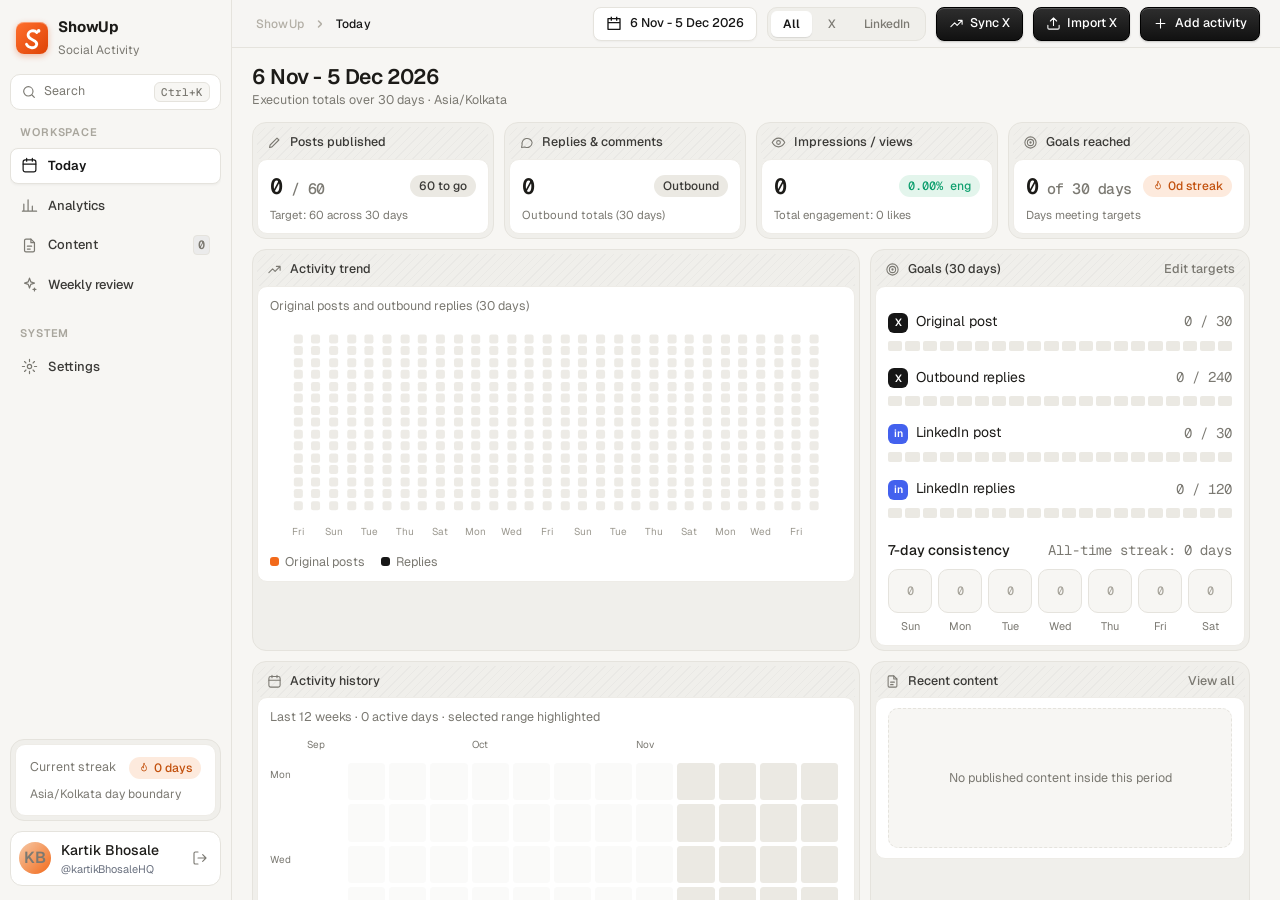
<file: index.html>
<!DOCTYPE html>
<html lang="en">
<head>
<meta charset="UTF-8">
<meta name="viewport" content="width=device-width, initial-scale=1, maximum-scale=1, user-scalable=no">
<title>ShowUp - Social Radar & Consistency Tracker</title>
<link rel="icon" type="image/svg+xml" href="./logo.svg">
<link rel="alternate icon" href="./favicon.ico">
<link rel="preconnect" href="https://fonts.googleapis.com">
<link href="https://fonts.googleapis.com/css2?family=Geist:wght@400;500;600&family=Geist+Mono:wght@400;500&display=swap" rel="stylesheet">
  <script type="module" crossorigin src="./assets/index-B5KZVDgx.js"></script>
  <link rel="stylesheet" crossorigin href="./assets/index-BcIvQkmS.css">
</head>
<body>
<div id="root"></div>
</body>
</html>
</file>
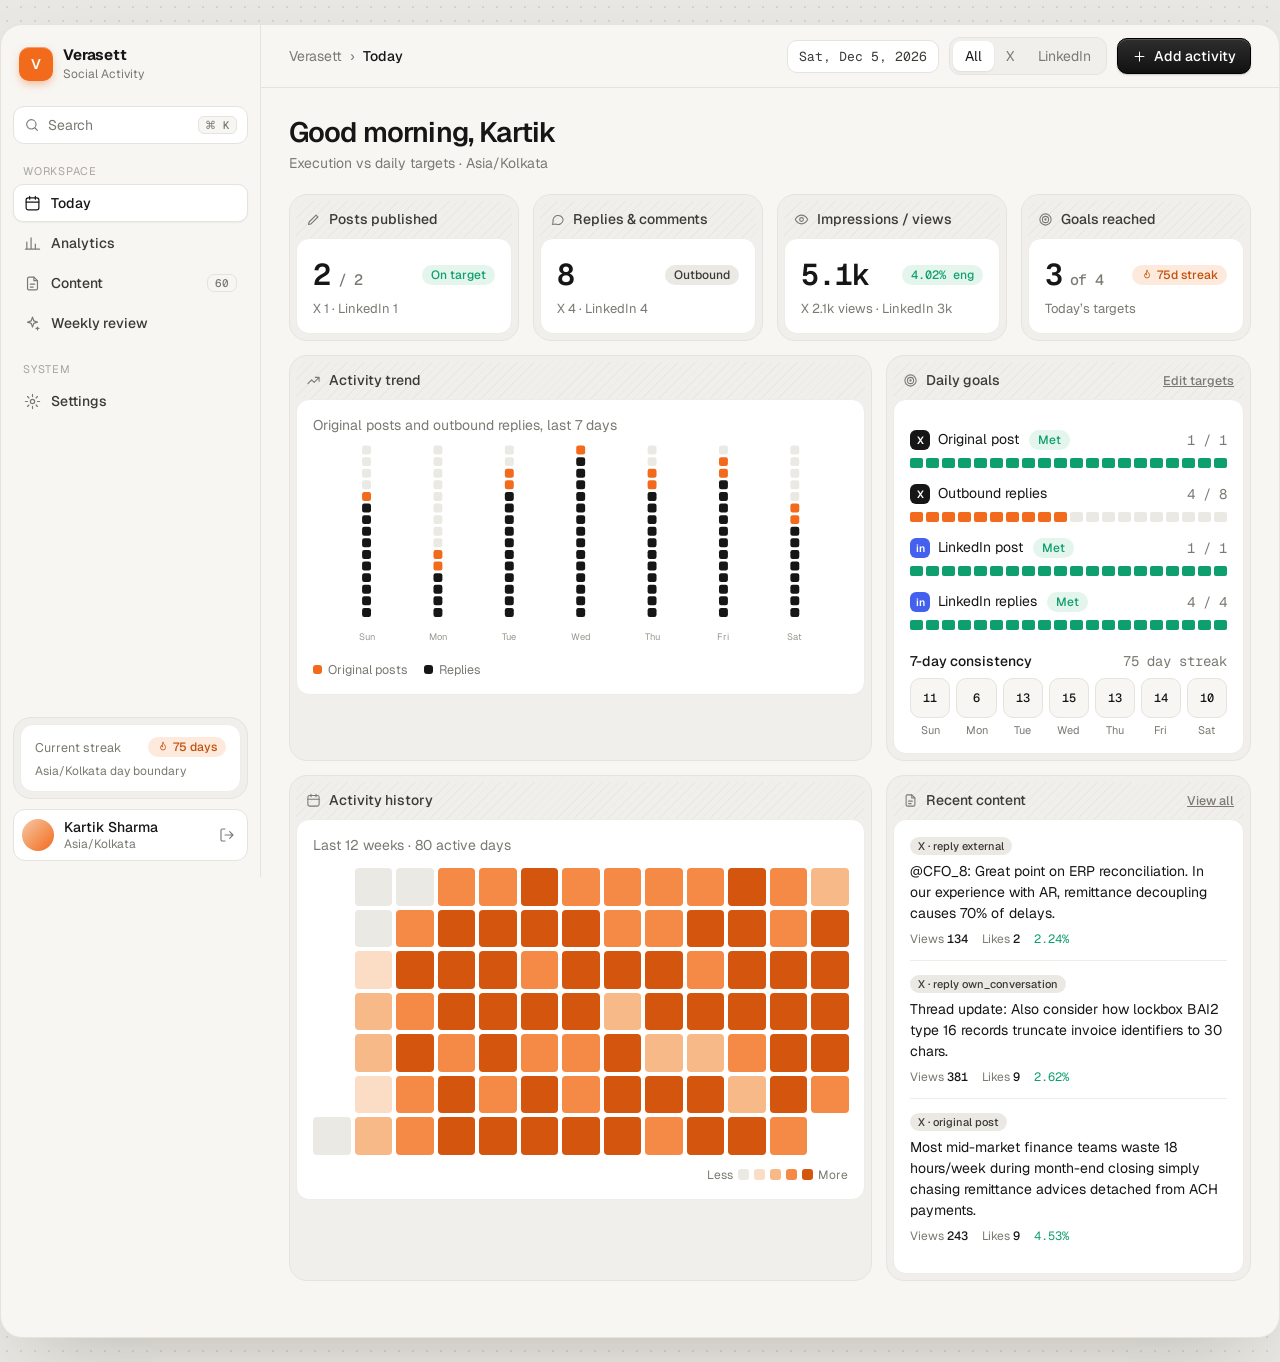
<file: original.html>
<!DOCTYPE html>
<html lang="en">
<head>
<meta charset="UTF-8">
<meta name="viewport" content="width=device-width, initial-scale=1">
<title>Verasett</title>
<link rel="preconnect" href="https://fonts.googleapis.com">
<link href="https://fonts.googleapis.com/css2?family=Geist:wght@400;500;600&family=Geist+Mono:wght@400;500&display=swap" rel="stylesheet">
<style>
:root{
  --page:#e9e8e4;--shell:#f7f6f3;--tray:#f0efeb;--card:#fff;--line:#e5e3dd;--line-2:#eeece7;
  --ink:#161616;--ink-2:#3b3a37;--mute:#7b7972;--faint:#a9a69d;
  --accent:#f26a1b;--blue:#4361ee;
  --good:#0e9f6e;--good-soft:#e3f5ec;--bad:#e5484d;--bad-soft:#fdecec;--warn:#9a6a12;--warn-soft:#fbf1dc;
}
*{box-sizing:border-box;margin:0}
body{font-family:Geist,Inter,system-ui,sans-serif;font-size:14px;color:var(--ink);background:var(--page);
  background-image:radial-gradient(rgba(0,0,0,.09) 1px,transparent 1px);background-size:14px 14px;-webkit-font-smoothing:antialiased}
.mono{font-family:'Geist Mono',ui-monospace,monospace;font-variant-numeric:tabular-nums}
button,input,select,textarea{font:inherit;color:inherit}
.shell{display:grid;grid-template-columns:260px 1fr;max-width:1480px;min-height:calc(100vh - 48px);margin:24px auto;background:var(--shell);
  border:1px solid var(--line);border-radius:22px;box-shadow:0 30px 80px -30px rgba(40,30,10,.25);overflow:hidden}
body.is-login .shell{display:none}

/* sidebar */
aside{padding:16px 12px;border-right:1px solid var(--line);display:flex;flex-direction:column;gap:20px;position:sticky;top:0;height:calc(100vh - 48px)}
.brand{display:flex;align-items:center;gap:10px;padding:4px 6px}
.logo{width:34px;height:34px;border-radius:10px;background:var(--accent);display:grid;place-items:center;color:#fff;font-weight:600;
  box-shadow:inset 0 1px 0 rgba(255,255,255,.35),0 4px 10px -2px rgba(242,106,27,.5)}
.brand b{display:block;font-size:15px;letter-spacing:-.01em}.brand small{color:var(--mute);font-size:12px}
.search{display:flex;align-items:center;gap:8px;padding:9px 10px;border:1px solid var(--line);background:#fff;border-radius:11px;color:var(--mute);cursor:pointer}
kbd{margin-left:auto;font:500 11px 'Geist Mono',monospace;border:1px solid var(--line);border-radius:6px;padding:1px 6px;background:var(--shell)}
.gl{font-size:11px;letter-spacing:.07em;text-transform:uppercase;color:var(--faint);padding:0 10px 6px}
nav{display:flex;flex-direction:column;gap:2px}
nav a{display:flex;align-items:center;gap:10px;padding:9px 10px;border-radius:10px;color:var(--ink-2);text-decoration:none;font-weight:500;border:1px solid transparent}
nav a:hover{background:rgba(0,0,0,.035)}
nav a.on{background:#fff;border-color:var(--line);box-shadow:0 1px 2px rgba(0,0,0,.05);color:var(--ink)}
nav a svg{color:var(--mute)}nav a.on svg{color:var(--ink)}
.cnt{margin-left:auto;font-size:11px;border:1px solid var(--line);border-radius:7px;padding:1px 7px;color:var(--mute);background:var(--shell)}
.me{margin-top:auto;display:flex;flex-direction:column;gap:10px}
.user{display:flex;align-items:center;gap:10px;padding:8px;border:1px solid var(--line);border-radius:12px;background:#fff}
.av{width:32px;height:32px;border-radius:50%;background:linear-gradient(135deg,#f6c9a6,var(--accent));flex:none}
.user small{display:block;color:var(--mute);font-size:12px}
.user button{margin-left:auto;border:0;background:none;color:var(--mute);cursor:pointer;display:grid;padding:4px}

/* top + layout */
main{min-width:0}
.top{display:flex;justify-content:space-between;align-items:center;padding:12px 28px;border-bottom:1px solid var(--line);gap:12px;flex-wrap:wrap}
.crumb{color:var(--mute)}.crumb b{color:var(--ink);font-weight:500}
.tools{display:flex;gap:10px;align-items:center}
.wrap{padding:26px 28px 56px}
.head{display:flex;justify-content:space-between;align-items:flex-end;gap:16px;flex-wrap:wrap;margin-bottom:22px}
h1{font-size:28px;font-weight:600;letter-spacing:-.03em}
.sub{color:var(--mute);margin-top:4px}
.g{display:grid;gap:14px}.mb{margin-bottom:14px}
.k4{grid-template-columns:repeat(4,1fr)}.g2{grid-template-columns:1.6fr 1fr}.k3{grid-template-columns:repeat(3,1fr)}
.cm{grid-template-columns:1fr 380px;align-items:start}

/* components */
.btn{display:inline-flex;align-items:center;gap:7px;border:1px solid #000;border-radius:10px;padding:8px 14px;font-weight:500;cursor:pointer;color:#fff;
  background:linear-gradient(#2e2e2e,#111);box-shadow:inset 0 1px 0 rgba(255,255,255,.18),0 1px 2px rgba(0,0,0,.2);transition:.15s}
.btn:hover{filter:brightness(1.15)}
.btn.ghost{background:#fff;color:var(--ink);border-color:var(--line);box-shadow:0 1px 2px rgba(0,0,0,.04)}
.seg{display:inline-flex;background:var(--tray);border:1px solid var(--line);border-radius:11px;padding:3px}
.seg button{border:0;background:none;padding:6px 12px;border-radius:8px;color:var(--mute);cursor:pointer}
.seg button.on{background:#fff;color:var(--ink);box-shadow:0 1px 2px rgba(0,0,0,.08)}
.chip{border:1px solid var(--line);background:#fff;border-radius:10px;padding:7px 11px;color:var(--ink-2);font-size:13px}
.pill{display:inline-flex;align-items:center;gap:4px;font-size:12px;font-weight:500;padding:2px 9px;border-radius:99px;white-space:nowrap}
.up{background:var(--good-soft);color:var(--good)}.dn{background:var(--bad-soft);color:var(--bad)}
.nu{background:#ebe9e3;color:var(--ink-2)}.or{background:#fdeadd;color:#c2500c}.wn{background:var(--warn-soft);color:var(--warn)}

.tray{background:var(--tray);border:1px solid var(--line);border-radius:18px;padding:6px;min-width:0}
.th{display:flex;align-items:center;justify-content:space-between;padding:9px 10px 10px;font-weight:500;color:var(--ink-2);
  background-image:repeating-linear-gradient(135deg,rgba(0,0,0,.028) 0 1px,transparent 1px 6px);border-radius:12px 12px 0 0}
.ti{display:flex;align-items:center;gap:8px}.ti svg{color:var(--mute)}
.tb{background:var(--card);border:1px solid var(--line-2);border-radius:13px;padding:16px}
.kv{display:flex;align-items:center;justify-content:space-between;gap:8px}
.num{font-size:30px;font-weight:600;letter-spacing:-.03em}.num small{font-size:15px;color:var(--mute);font-weight:500}
.ks{color:var(--mute);margin-top:6px;font-size:13px}
.muted{color:var(--mute)}.legend{display:flex;gap:16px;color:var(--mute);font-size:12.5px;margin-top:10px}
.legend i{display:inline-block;width:9px;height:9px;border-radius:3px;margin-right:6px}

.segbar{display:grid;grid-auto-flow:column;grid-auto-columns:1fr;gap:3px;height:10px;margin-top:8px}
.segbar i{border-radius:2px;background:#ebe9e3}
.gr{margin-top:16px}.gr:first-of-type{margin-top:14px}
.gr .r{display:flex;justify-content:space-between;align-items:center}
.plat{display:inline-grid;place-items:center;width:20px;height:20px;border-radius:6px;font-size:10.5px;font-weight:600;margin-right:8px;background:var(--ink);color:#fff}
.plat.li{background:var(--blue)}
.wk{display:grid;grid-template-columns:repeat(7,1fr);gap:6px;margin-top:6px}
.wk div{text-align:center;color:var(--mute);font-size:11px}
.wk b{display:grid;place-items:center;aspect-ratio:1;border:1px solid var(--line);border-radius:10px;background:var(--shell);color:var(--ink);font-weight:500;font-size:12px;margin-bottom:5px}
.wk b.full{background:var(--ink);color:#fff;border-color:var(--ink)}.wk b.zero{color:var(--faint)}

.heat{display:grid;grid-auto-flow:column;grid-template-rows:repeat(7,1fr);gap:4px;margin-top:14px}
.heat i{aspect-ratio:1;border-radius:4px;background:#ebe9e3}
.heat i.l1{background:#fbdcc5}.heat i.l2{background:#f8b988}.heat i.l3{background:#f48a45}.heat i.l4{background:#d4560e}.heat i.x{background:none}
.hl{display:flex;justify-content:flex-end;align-items:center;gap:5px;margin-top:12px;color:var(--mute);font-size:12px}
.hl i{width:11px;height:11px;border-radius:3px;background:#ebe9e3}

.item{padding:13px 0;border-top:1px solid var(--line-2)}.item:first-child{border-top:0;padding-top:0}
.tag{display:inline-block;font-size:11px;font-weight:500;padding:2px 8px;border-radius:99px;background:#ebe9e3;color:var(--ink-2);margin-bottom:6px}
.meta{display:flex;gap:14px;color:var(--mute);font-size:12px;margin-top:7px}.meta b{color:var(--ink);font-weight:500}
table{width:100%;border-collapse:collapse}
th{font-size:11px;letter-spacing:.06em;text-transform:uppercase;color:var(--faint);font-weight:500;text-align:left;padding:8px 6px}
td{padding:13px 6px;border-top:1px solid var(--line-2)}
th:not(:first-child),td:not(:first-child){text-align:right}
.lc{position:relative}
.tip{position:absolute;transform:translate(-50%,-125%);background:#fff;border:1px solid var(--line);border-radius:10px;padding:6px 10px;font-size:12px;
  box-shadow:0 6px 20px rgba(0,0,0,.08);pointer-events:none;opacity:0;white-space:nowrap}
.empty{display:grid;place-items:center;height:200px;color:var(--mute);text-align:center;border:1px dashed var(--line);border-radius:12px;background:var(--shell)}

/* content */
.fbar{display:flex;gap:10px;flex-wrap:wrap}
.sbox{flex:1;min-width:220px;display:flex;align-items:center;gap:8px;border:1px solid var(--line);border-radius:10px;padding:0 11px;background:#fff;color:var(--mute)}
input,select,textarea{border:1px solid var(--line);border-radius:10px;padding:9px 11px;background:#fff;outline:none}
.sbox input{border:0;padding:9px 0;width:100%;box-shadow:none}
input:focus,select:focus,textarea:focus{border-color:var(--ink);box-shadow:0 0 0 3px rgba(0,0,0,.06)}
.clist{display:flex;flex-direction:column;gap:8px;max-height:68vh;overflow:auto;padding-right:4px}
.cit{border:1px solid var(--line);background:#fff;border-radius:13px;padding:13px 14px;cursor:pointer}
.cit:hover{border-color:#cfccc3}.cit.on{border-color:var(--ink);box-shadow:0 0 0 3px rgba(0,0,0,.05)}
.cit .t{display:flex;gap:8px;align-items:center;color:var(--mute);font-size:12px;margin-bottom:6px}
.cit p{line-height:1.5}
.pg{display:grid;grid-template-columns:1fr 1fr;gap:8px;margin:14px 0}
.pg div{border:1px solid var(--line-2);background:var(--shell);border-radius:11px;padding:10px 12px}
.pg small{color:var(--mute);font-size:12px}.pg b{display:block;font-size:20px;font-weight:600;margin-top:2px}
textarea{width:100%;min-height:84px;resize:vertical}

/* review + settings */
.banner{display:flex;gap:12px;align-items:flex-start;border:1px solid #ecd9a8;background:var(--warn-soft);color:#6e4c0b;border-radius:14px;padding:14px 16px;margin-bottom:14px}
.exp{border:1px solid var(--line);border-radius:13px;padding:14px;background:var(--shell)}
.exp h4{margin:8px 0 6px;font-size:15px;font-weight:600}.exp p{font-size:13px;color:var(--ink-2);line-height:1.5;margin-top:6px}
.tabs{margin-bottom:14px}
.fld{display:flex;flex-direction:column;gap:6px;font-weight:500;font-size:13px}
.fgrid{display:grid;grid-template-columns:1fr 1fr;gap:16px}
.acct{display:flex;justify-content:space-between;align-items:center;padding:14px 0;border-top:1px solid var(--line-2)}.acct:first-of-type{border-top:0}

/* login */
.login{position:fixed;inset:0;background:#fff;display:none;grid-template-columns:minmax(360px,1fr) 1.1fr;z-index:50}
body.is-login .login{display:grid}
.lf{display:flex;justify-content:center;align-items:center;padding:40px;position:relative}
.lf .brand{position:absolute;top:26px;left:30px}
.lform{width:100%;max-width:380px;display:flex;flex-direction:column;gap:14px}
.lform h2{font-size:28px;font-weight:600;letter-spacing:-.03em;text-align:center;margin-bottom:10px}
.lform .btn{justify-content:center;padding:11px}
.or2{display:flex;align-items:center;gap:12px;color:var(--faint);font-size:12px}.or2:before,.or2:after{content:"";flex:1;border-top:1px solid var(--line)}
.lr{position:relative;margin:20px;border-radius:22px;background:#f1efea;overflow:hidden}
.lr>div{position:absolute}
.b1{left:0;top:0;width:44%;height:22%;background:var(--blue);background-image:linear-gradient(rgba(255,255,255,.28) 1px,transparent 1px),linear-gradient(90deg,rgba(255,255,255,.28) 1px,transparent 1px);background-size:26px 26px}
.b2{left:0;bottom:0;width:32%;height:28%;background:#c9cdf7;background-image:radial-gradient(var(--blue) 1.5px,transparent 1.7px);background-size:7px 7px}
.b3{left:32%;bottom:0;width:22%;height:11%;background:var(--accent)}
.b4{right:0;top:0;width:34%;background:#fff;padding:18px;border-bottom-left-radius:16px}
.b4 .dg{display:grid;grid-template-columns:repeat(7,1fr);gap:6px;margin-top:12px}.b4 .dg i{aspect-ratio:1;border-radius:50%;background:#e9e7e1}
.b4 small{font-size:11px;color:var(--mute)}
.b5{right:0;bottom:0;width:36%;height:36%;background:var(--ink);color:#fff;padding:22px;border-top-left-radius:16px;display:flex;flex-direction:column;justify-content:flex-end}
.b5 b{font-size:64px;font-weight:600;letter-spacing:-.04em;line-height:1}.b5 span{color:#a9a69d;margin-top:6px}
.tagl{left:0;right:0;top:48%;text-align:center;font-size:34px;letter-spacing:-.03em;color:#bdb8aa;font-weight:500}
dialog{border:1px solid var(--line);border-radius:18px;padding:22px;width:380px;max-width:92vw;box-shadow:0 30px 80px rgba(0,0,0,.25);margin:auto}
dialog::backdrop{background:rgba(20,18,12,.35)}
dialog .fld{margin-top:14px}dialog menu{display:flex;gap:8px;justify-content:flex-end;margin-top:20px;padding:0}

@media(max-width:1050px){.shell{grid-template-columns:1fr;margin:0;border-radius:0}aside{display:none}.k4,.g2,.cm,.k3{grid-template-columns:1fr 1fr}.login{grid-template-columns:1fr}.lr{display:none}}
@media(max-width:640px){.k4,.g2,.cm,.k3,.fgrid{grid-template-columns:1fr}.wrap{padding:18px}}
</style>
</head>
<body>

<div class="shell">
  <aside>
    <div class="brand"><div class="logo">V</div><div><b>Verasett</b><small>Social Activity</small></div></div>
    <div class="search" id="gs">
      <svg width="16" height="16" viewBox="0 0 24 24" fill="none" stroke="currentColor" stroke-width="1.7" stroke-linecap="round"><circle cx="11" cy="11" r="7"/><path d="M20 20l-3.5-3.5"/></svg>Search<kbd>⌘ K</kbd>
    </div>
    <div><div class="gl">Workspace</div>
      <nav id="nav1"></nav></div>
    <div><div class="gl">System</div>
      <nav id="nav2"></nav></div>
    <div class="me">
      <div class="tray"><div class="tb" style="padding:12px 14px">
        <div class="kv"><span class="muted" style="font-size:12.5px">Current streak</span><span class="pill or" id="sk"></span></div>
        <div class="muted" style="font-size:12px;margin-top:6px">Asia/Kolkata day boundary</div></div></div>
      <div class="user"><div class="av"></div><div><b style="font-weight:500">Kartik Sharma</b><small>Asia/Kolkata</small></div>
        <button id="lo" title="Sign out"></button></div>
    </div>
  </aside>
  <main>
    <div class="top">
      <div class="crumb">Verasett &nbsp;›&nbsp; <b id="crumb">Today</b></div>
      <div class="tools">
        <span class="chip mono" id="dt"></span>
        <div class="seg" id="ps"><button data-p="all" class="on">All</button><button data-p="x">X</button><button data-p="li">LinkedIn</button></div>
        <button class="btn" id="add"></button>
      </div>
    </div>
    <div class="wrap" id="view"></div>
  </main>
</div>

<section class="login" id="login">
  <div class="lf">
    <div class="brand"><div class="logo">V</div><div><b>Verasett</b><small>Social Radar</small></div></div>
    <form class="lform" onsubmit="event.preventDefault();location.hash='#today'">
      <h2>Sign in to your workspace</h2>
      <label class="fld">Email<input type="email" placeholder="you@company.com"></label>
      <label class="fld">Password<input type="password" placeholder="Enter your password"></label>
      <button class="btn">Sign in</button>
      <div class="or2">OR</div>
      <button type="button" class="btn ghost" onclick="location.hash='#today'">Enter preview workspace</button>
      <p class="muted" style="font-size:12px;text-align:center">Frontend preview only. Nothing is sent anywhere.</p>
    </form>
  </div>
  <div class="lr">
    <div class="b1"></div><div class="b2"></div><div class="b3"></div>
    <div class="b4"><small>Daily target pacing</small><div class="dg" id="lg"></div></div>
    <div class="tagl">Show up daily. Compound quietly.</div>
    <div class="b5"><b id="ls"></b><span>day streak</span></div>
  </div>
</section>

<dialog id="dlg">
  <h3 style="font-size:18px;letter-spacing:-.02em">Add activity</h3>
  <label class="fld">Platform<select id="a_p"><option value="x">X</option><option value="li">LinkedIn</option></select></label>
  <label class="fld">Type<select id="a_t"><option value="p">Original post</option><option value="r">Outbound reply</option></select></label>
  <label class="fld">Count<input id="a_n" type="number" min="1" value="1"></label>
  <menu><button class="btn ghost" id="a_c" type="button">Cancel</button><button class="btn" id="a_s" type="button">Add to today</button></menu>
</dialog>

<script>
const $=(s,r=document)=>r.querySelector(s), $$=(s,r=document)=>[...r.querySelectorAll(s)];
const I={
 today:'<rect x="3" y="4" width="18" height="17" rx="3"/><path d="M8 2v4M16 2v4M3 10h18"/>',
 analytics:'<path d="M4 20V10M10 20V4M16 20v-7M2 20h20"/>',
 content:'<path d="M14 3H7a2 2 0 0 0-2 2v14a2 2 0 0 0 2 2h10a2 2 0 0 0 2-2V8z"/><path d="M14 3v5h5M9 13h6M9 17h4"/>',
 review:'<path d="M12 3l1.8 5.2L19 10l-5.2 1.8L12 17l-1.8-5.2L5 10l5.2-1.8z"/><path d="M19 17v4M17 19h4"/>',
 settings:'<circle cx="12" cy="12" r="3"/><path d="M12 2v3M12 19v3M2 12h3M19 12h3M5 5l2 2M17 17l2 2M5 19l2-2M17 7l2-2"/>',
 plus:'<path d="M12 5v14M5 12h14"/>', flame:'<path d="M12 3c1 4 5 5 5 10a5 5 0 0 1-10 0c0-2 1-3 2-4 0 2 1 3 2 3 0-3-1-5 1-9z"/>',
 msg:'<path d="M21 12a8 8 0 0 1-11.6 7.1L4 20l1-4.6A8 8 0 1 1 21 12z"/>',
 eye:'<path d="M2 12s4-7 10-7 10 7 10 7-4 7-10 7S2 12 2 12z"/><circle cx="12" cy="12" r="3"/>',
 target:'<circle cx="12" cy="12" r="9"/><circle cx="12" cy="12" r="5"/><circle cx="12" cy="12" r="1"/>',
 out:'<path d="M9 21H5a2 2 0 0 1-2-2V5a2 2 0 0 1 2-2h4M16 17l5-5-5-5M21 12H9"/>',
 pen:'<path d="M4 20l4-1 11-11-3-3L5 16z"/>', flask:'<path d="M9 3h6M10 3v6L4 19a2 2 0 0 0 2 2h12a2 2 0 0 0 2-2l-6-10V3"/>',
 info:'<circle cx="12" cy="12" r="9"/><path d="M12 11v5M12 8h.01"/>', trend:'<path d="M3 17l6-6 4 4 8-8M15 7h6v6"/>', clock:'<circle cx="12" cy="12" r="9"/><path d="M12 7v5l3 2"/>'
};
const ic=(n,s=16)=>`<svg width="${s}" height="${s}" viewBox="0 0 24 24" fill="none" stroke="currentColor" stroke-width="1.7" stroke-linecap="round" stroke-linejoin="round">${I[n]}</svg>`;

/* ---------- data (deterministic placeholder; replace with your API) ---------- */
function rng(a){return()=>{a|=0;a=a+0x6D2B79F5|0;let t=Math.imul(a^a>>>15,1|a);t=t+Math.imul(t^t>>>7,61|t)^t;return((t^t>>>14)>>>0)/4294967296}}
const R=rng(7), ri=(a,b)=>a+Math.floor(R()*(b-a+1));
const N=90, TODAY=new Date(); TODAY.setHours(0,0,0,0);
const dayAt=i=>{const d=new Date(TODAY);d.setDate(d.getDate()-(N-1-i));return d};
const D=Array.from({length:N},(_,i)=>{
  if(i===14) return {xp:0,xr:0,lp:0,lr:0,xv:0,li:0,xl:0,ll:0};
  const live=i>14, xp=live?ri(1,2):(R()<.5?0:1), xr=live?ri(2,9):(R()<.5?0:ri(1,6)), lp=live?(R()<.85?1:0):0, lr=live?ri(2,6):0;
  const xv=(xp+xr)*ri(40,140), li=(lp+lr)*ri(60,200);
  return {xp,xr,lp,lr,xv,li,xl:Math.round(xv*ri(2,5)/100),ll:Math.round(li*ri(2,5)/100)};
});
Object.assign(D[N-1],{xp:1,xr:4,lp:1,lr:4,xv:2100,li:3000,xl:85,ll:120});
const G={xp:1,xr:8,lp:1,lr:4};
let plat='all', rangeN=30;
const pick=(d,k)=>({p:[d.xp,d.lp],r:[d.xr,d.lr],v:[d.xv,d.li],l:[d.xl,d.ll]}[k]).reduce((s,v,i)=>s+(plat==='all'||plat===['x','li'][i]?v:0),0);
const acts=d=>d.xp+d.xr+d.lp+d.lr;
const met=d=>d.xp>=G.xp&&d.xr>=G.xr&&d.lp>=G.lp&&d.lr>=G.lr;
const streak=()=>{let s=0;for(let i=N-1;i>=0&&acts(D[i])>0;i--)s++;return s};
const sum=(S,f)=>S.reduce((s,d)=>s+f(d),0);

const TOPICS=['AR','Cash Application','Deductions','NetSuite','SAP'];
const CT=Array.from({length:60},(_,i)=>{
  const type=['reply external','reply own_conversation','original post'][i%3], topic=TOPICS[ri(0,4)], p=R()<.6?'x':'li';
  const text=type==='reply external'?`@CFO_${ri(1,9)}: Great point on ERP reconciliation. In our experience with ${topic}, remittance decoupling causes 70% of delays.`
    :type==='reply own_conversation'?'Thread update: Also consider how lockbox BAI2 type 16 records truncate invoice identifiers to 30 chars.'
    :'Most mid-market finance teams waste 18 hours/week during month-end closing simply chasing remittance advices detached from ACH payments.';
  const views=ri(90,420), likes=ri(1,9), replies=ri(0,2), d=new Date(TODAY);d.setDate(d.getDate()-Math.floor(i/2));
  return {id:i+1,p,type,topic,text,views,likes,replies,eng:(likes+replies)/views*100,date:d,note:''};
});

/* ---------- helpers ---------- */
const fmtK=n=>n>=1000?(n/1000).toFixed(1).replace(/\.0$/,'')+'k':String(Math.round(n));
const fmtD=d=>d.toLocaleDateString('en-US',{month:'short',day:'numeric'});
const wd=d=>d.toLocaleDateString('en-US',{weekday:'short'});
const greet=()=>{const h=new Date().getHours();return h<12?'Good morning':h<17?'Good afternoon':'Good evening'};
const tray=(icon,title,body,right='')=>`<div class="tray"><div class="th"><span class="ti">${ic(icon,15)}${title}</span>${right}</div><div class="tb">${body}</div></div>`;
const segs=(f,c)=>`<div class="segbar">${Array.from({length:20},(_,i)=>`<i style="${i<Math.round(Math.min(f,1)*20)?'background:'+c:''}"></i>`).join('')}</div>`;
const badge=p=>`<span class="plat ${p==='li'?'li':''}">${p==='li'?'in':'X'}</span>`;

function dots(P,Rr,L){
  const n=L.length,W=600,H=230,base=196,ch=13,rows=15,step=(W-40)/n;let s='';
  for(let i=0;i<n;i++){
    const x=20+i*step+step/2-5,p=Math.min(P[i],3),r=Math.min(Rr[i],rows-p);
    for(let k=0;k<rows;k++){const y=base-(k+1)*ch+3;const c=k<r?'#161616':k<r+p?'#f26a1b':'#ebe9e3';
      s+=`<rect x="${x}" y="${y}" width="10" height="10" rx="2.5" fill="${c}"/>`}
    s+=`<text x="${x+5}" y="${H-8}" text-anchor="middle" font-size="10.5" fill="#9b988f">${L[i]}</text>`;
  }
  return `<svg viewBox="0 0 ${W} ${H}" width="100%">${s}</svg>`;
}
function smooth(p){let d=`M${p[0][0]},${p[0][1]}`;
  for(let i=0;i<p.length-1;i++){const a=p[i-1]||p[i],b=p[i],c=p[i+1],e=p[i+2]||c;
    d+=`C${b[0]+(c[0]-a[0])/6},${b[1]+(c[1]-a[1])/6} ${c[0]-(e[0]-b[0])/6},${c[1]-(e[1]-b[1])/6} ${c[0]},${c[1]}`}
  return d}
function line(el,vals,labels,color,unit){
  const W=720,H=250,pl=42,pr=12,pt=14,pb=28,max=Math.max(...vals,1)*1.15,m=Math.max(vals.length-1,1);
  const x=i=>pl+i*(W-pl-pr)/m, y=v=>H-pb-v/max*(H-pt-pb), pts=vals.map((v,i)=>[x(i),y(v)]);
  let g='';for(let i=0;i<=4;i++){const yy=pt+i*(H-pt-pb)/4;
    g+=`<line x1="${pl}" x2="${W-pr}" y1="${yy}" y2="${yy}" stroke="#e9e7e1" stroke-dasharray="2 5"/><text x="${pl-8}" y="${yy+4}" text-anchor="end" font-size="10.5" fill="#9b988f">${fmtK(max*(1-i/4))}</text>`}
  const d=smooth(pts), lx=[0,Math.floor(m/2),m];
  el.innerHTML=`<div class="lc"><svg viewBox="0 0 ${W} ${H}" width="100%"><defs><linearGradient id="lgf" x1="0" y1="0" x2="0" y2="1"><stop offset="0" stop-color="${color}" stop-opacity=".12"/><stop offset="1" stop-color="${color}" stop-opacity="0"/></linearGradient></defs>${g}
    <path d="${d}L${x(m)},${H-pb}L${pl},${H-pb}Z" fill="url(#lgf)"/><path d="${d}" fill="none" stroke="${color}" stroke-width="2"/>
    <line id="lcl" y1="${pt}" y2="${H-pb}" stroke="#bdb9ae" stroke-dasharray="3 4" opacity="0"/><circle id="lcd" r="4.5" fill="#fff" stroke="${color}" stroke-width="2" opacity="0"/>
    ${lx.map(i=>`<text x="${x(i)}" y="${H-8}" text-anchor="${i===0?'start':i===m?'end':'middle'}" font-size="10.5" fill="#9b988f">${labels[i]}</text>`).join('')}</svg><div class="tip mono" id="tip"></div></div>`;
  const svg=$('svg',el),tip=$('#tip',el),cl=$('#lcl',el),cd=$('#lcd',el);
  svg.onmousemove=e=>{const r=svg.getBoundingClientRect(),px=(e.clientX-r.left)/r.width*W;
    const i=Math.max(0,Math.min(vals.length-1,Math.round((px-pl)/((W-pl-pr)/m))));
    cl.setAttribute('x1',x(i));cl.setAttribute('x2',x(i));cd.setAttribute('cx',x(i));cd.setAttribute('cy',y(vals[i]));cl.style.opacity=cd.style.opacity=1;
    tip.style.opacity=1;tip.style.left=x(i)/W*100+'%';tip.style.top=y(vals[i])/H*100+'%';tip.textContent=`${labels[i]} · ${vals[i].toLocaleString()} ${unit}`};
  svg.onmouseleave=()=>{cl.style.opacity=cd.style.opacity=tip.style.opacity=0};
}

/* ---------- pages ---------- */
const PG={}, ST={cq:'',ct:'all',cs:'recent',sel:1,tab:'profile',mt:'views'};

PG.today=()=>{
  const d=D[N-1],p=pick(d,'p'),r=pick(d,'r'),v=pick(d,'v'),e=v?pick(d,'l')/v*100:0;
  const gp=plat==='x'?G.xp:plat==='li'?G.lp:G.xp+G.lp;
  const rows=[['x','Original post',d.xp,G.xp],['x','Outbound replies',d.xr,G.xr],['li','LinkedIn post',d.lp,G.lp],['li','LinkedIn replies',d.lr,G.lr]].filter(x=>plat==='all'||x[0]===plat);
  const m=rows.filter(x=>x[2]>=x[3]).length, last7=D.slice(-7);
  const cells=D.slice(-84), lead=(cells[0]? (dayAt(N-84).getDay()+6)%7:0);
  const lvl=a=>a===0?'':a<=3?'l1':a<=7?'l2':a<=11?'l3':'l4';
  const heat=Array(lead).fill('<i class="x"></i>').join('')+cells.map((c,i)=>{const a=pick(c,'p')+pick(c,'r');return `<i class="${lvl(a)}" title="${fmtD(dayAt(N-84+i))}: ${a} actions"></i>`}).join('');
  const kpi=(i,t,val,sub,pl)=>tray(i,t,`<div class="kv"><span class="num mono">${val}</span>${pl||''}</div><div class="ks">${sub}</div>`);
  return `<div class="head"><div><h1>${greet()}, Kartik</h1><p class="sub">Execution vs daily targets · Asia/Kolkata</p></div></div>
  <div class="g k4 mb">
   ${kpi('pen','Posts published',`${p}<small> / ${gp}</small>`,`X ${d.xp} · LinkedIn ${d.lp}`,`<span class="pill ${p>=gp?'up':'nu'}">${p>=gp?'On target':(gp-p)+' to go'}</span>`)}
   ${kpi('msg','Replies &amp; comments',r,`X ${d.xr} · LinkedIn ${d.lr}`,'<span class="pill nu">Outbound</span>')}
   ${kpi('eye','Impressions / views',fmtK(v),`X ${fmtK(d.xv)} views · LinkedIn ${fmtK(d.li)}`,`<span class="pill up mono">${e.toFixed(2)}% eng</span>`)}
   ${kpi('target','Goals reached',`${m}<small> of ${rows.length}</small>`,'Today’s targets',`<span class="pill or">${ic('flame',12)}${streak()}d streak</span>`)}
  </div>
  <div class="g g2 mb">
   ${tray('trend','Activity trend',`<p class="sub" style="margin:0 0 8px">Original posts and outbound replies, last 7 days</p><div id="dc"></div>
     <div class="legend"><span><i style="background:#f26a1b"></i>Original posts</span><span><i style="background:#161616"></i>Replies</span></div>`)}
   ${tray('target','Daily goals',rows.map(x=>`<div class="gr"><div class="r"><span>${badge(x[0])}${x[1]}${x[2]>=x[3]?' <span class="pill up" style="margin-left:6px">Met</span>':''}</span><span class="mono muted">${x[2]} / ${x[3]}</span></div>${segs(x[2]/x[3],x[2]>=x[3]?'#0e9f6e':'#f26a1b')}</div>`).join('')+
     `<div class="r" style="display:flex;justify-content:space-between;margin:22px 0 8px"><b style="font-weight:500">7-day consistency</b><span class="muted mono">${streak()} day streak</span></div>
      <div class="wk">${last7.map((c,i)=>{const a=acts(c);return `<div><b class="mono ${met(c)?'full':a===0?'zero':''}">${met(c)?'✓':a}</b>${wd(dayAt(N-7+i))}</div>`}).join('')}</div>`,
     '<a href="#settings" class="muted" style="font-size:12.5px">Edit targets</a>')}
  </div>
  <div class="g g2">
   ${tray('today','Activity history',`<p class="sub" style="margin:0">Last 12 weeks · ${cells.filter(c=>acts(c)>0).length} active days</p><div class="heat">${heat}</div>
     <div class="hl">Less<i></i><i style="background:#fbdcc5"></i><i style="background:#f8b988"></i><i style="background:#f48a45"></i><i style="background:#d4560e"></i>More</div>`)}
   ${tray('content','Recent content',CT.filter(c=>plat==='all'||c.p===plat).slice(0,3).map(c=>`<div class="item"><span class="tag">${c.p==='li'?'LinkedIn':'X'} · ${c.type}</span><div style="line-height:1.5">${c.text}</div>
     <div class="meta"><span>Views <b class="mono">${c.views}</b></span><span>Likes <b class="mono">${c.likes}</b></span><span class="mono" style="color:var(--good)">${c.eng.toFixed(2)}%</span></div></div>`).join(''),
     '<a href="#content" class="muted" style="font-size:12.5px">View all</a>')}
  </div>`;
};
PG.today_i=()=>{const S=D.slice(-7);$('#dc').innerHTML=dots(S.map(d=>pick(d,'p')),S.map(d=>pick(d,'r')),S.map((_,i)=>wd(dayAt(N-7+i))))};

PG.analytics=()=>{
  const S=D.slice(-rangeN), l7=D.slice(-7), p7=D.slice(-14,-7), b30=D.slice(-30);
  const avg=(a,k)=>sum(a,d=>pick(d,k))/a.length, cur=sum(l7,d=>pick(d,'r')), prev=sum(p7,d=>pick(d,'r')), wow=prev?(cur-prev)/prev*100:0;
  const eng=sum(S,d=>pick(d,'l'))/Math.max(sum(S,d=>pick(d,'v')),1)*100;
  const kpi=(t,v,sub,pl)=>tray('analytics',t,`<div class="kv"><span class="num mono">${v}</span>${pl||''}</div><div class="ks">${sub}</div>`);
  const X=(f)=>sum(S,f), cmp=[['Original posts published',X(d=>d.xp),X(d=>d.lp)],['Outbound replies / comments',X(d=>d.xr),X(d=>d.lr)],
    ['Observed views / impressions',fmtK(X(d=>d.xv)),fmtK(X(d=>d.li))],['Interactions (likes)',X(d=>d.xl),X(d=>d.ll)],
    ['Engagement rate',(X(d=>d.xl)/Math.max(X(d=>d.xv),1)*100).toFixed(2)+'%',(X(d=>d.ll)/Math.max(X(d=>d.li),1)*100).toFixed(2)+'%']];
  return `<div class="head"><div><h1>Analytics</h1><p class="sub">Volume efficiency, week-over-week trends and topic resonance</p></div>
    <div class="seg" id="rg">${[7,14,30,60].map(n=>`<button data-n="${n}" class="${n===rangeN?'on':''}">${n}d</button>`).join('')}</div></div>
  <div class="g k4 mb">
    ${kpi('7-day rolling posts',`${avg(l7,'p').toFixed(1)}<small> / day</small>`,`30-day baseline: ${avg(b30,'p').toFixed(1)}/day`)}
    ${kpi('7-day rolling replies',`${avg(l7,'r').toFixed(1)}<small> / day</small>`,`30-day baseline: ${avg(b30,'r').toFixed(1)}/day`)}
    ${kpi('WoW reply activity',cur,`Prior week: ${prev} replies`,`<span class="pill ${wow>=0?'up':'dn'} mono">${wow>=0?'+':''}${wow.toFixed(0)}%</span>`)}
    ${kpi('Avg engagement rate',eng.toFixed(2)+'%','(Likes + replies) / views','')}
  </div>
  <div class="g g2 mb">
    ${tray('trend','Outcome trend',`<div class="seg" id="mt" style="margin-bottom:10px">${[['views','Views / Imp'],['inter','Interactions'],['fol','Followers']].map(([k,t])=>`<button data-m="${k}" class="${ST.mt===k?'on':''}">${t}</button>`).join('')}</div><div id="lch"></div>`)}
    ${tray('analytics','Daily execution volume',`<p class="sub" style="margin:0 0 8px">Posts and replies, past 14 days</p><div id="dv"></div>
      <div class="legend"><span><i style="background:#f26a1b"></i>Posts</span><span><i style="background:#161616"></i>Replies</span></div>`)}
  </div>
  ${tray('content','Platform direct comparison',`<table><thead><tr><th>Metric</th><th>X</th><th>LinkedIn</th></tr></thead><tbody>${cmp.map(r=>`<tr><td>${r[0]}</td><td class="mono">${r[1]}</td><td class="mono">${r[2]}</td></tr>`).join('')}</tbody></table>
    <p class="muted" style="font-size:12px;margin-top:10px">X views and LinkedIn impressions are not identical definitions. Compare trends within a platform before comparing across.</p>`,`<span class="muted mono" style="font-size:12px">last ${rangeN} days</span>`)}`;
};
PG.analytics_i=()=>{
  const S=D.slice(-rangeN), L=S.map((_,i)=>fmtD(dayAt(N-rangeN+i)));
  const draw=()=>{const el=$('#lch');
    if(ST.mt==='fol')el.innerHTML='<div class="empty">Follower history needs a connected account.<br>Connect X or LinkedIn in Settings to track it.</div>';
    else line(el,S.map(d=>pick(d,ST.mt==='views'?'v':'l')),L,'#161616',ST.mt==='views'?'views':'interactions')};
  draw();
  $$('#mt button').forEach(b=>b.onclick=()=>{ST.mt=b.dataset.m;$$('#mt button').forEach(x=>x.classList.toggle('on',x===b));draw()});
  $$('#rg button').forEach(b=>b.onclick=()=>{rangeN=+b.dataset.n;render()});
  const T=D.slice(-14);$('#dv').innerHTML=dots(T.map(d=>pick(d,'p')),T.map(d=>pick(d,'r')),T.map((_,i)=>dayAt(N-14+i).getDate()));
};

PG.content=()=>`<div class="head"><div><h1>Content &amp; reply library</h1><p class="sub">Searchable master-detail library with performance breakdown</p></div></div>
  ${tray('content','Library',`<div class="fbar"><div class="sbox">${ic('analytics',0)}<svg width="16" height="16" viewBox="0 0 24 24" fill="none" stroke="currentColor" stroke-width="1.7" stroke-linecap="round"><circle cx="11" cy="11" r="7"/><path d="M20 20l-3.5-3.5"/></svg>
    <input id="cq" placeholder="Search keywords (NetSuite, lockbox, unapplied cash)…" value="${ST.cq}"></div>
    <select id="ct">${['all','original post','reply external','reply own_conversation'].map(t=>`<option value="${t}" ${ST.ct===t?'selected':''}>${t==='all'?'All content types':t}</option>`).join('')}</select>
    <select id="cs">${[['recent','Sort: most recent'],['views','Sort: views'],['eng','Sort: engagement']].map(([k,t])=>`<option value="${k}" ${ST.cs===k?'selected':''}>${t}</option>`).join('')}</select></div>
    <div class="fbar" style="margin-top:12px">${TOPICS.map(t=>`<span class="pill nu" style="cursor:pointer" data-t="${t}">#${t}</span>`).join('')}</div>`)}
  <div class="g cm" style="margin-top:14px"><div><div class="muted" id="cc" style="margin-bottom:8px;font-size:13px"></div><div class="clist" id="clist"></div></div><div id="cdet"></div></div>`;
PG.content_i=()=>{
  const draw=()=>{
    let L=CT.filter(c=>(plat==='all'||c.p===plat)&&(ST.ct==='all'||c.type===ST.ct)&&(c.text+c.topic).toLowerCase().includes(ST.cq.toLowerCase()));
    L.sort((a,b)=>ST.cs==='views'?b.views-a.views:ST.cs==='eng'?b.eng-a.eng:b.date-a.date||a.id-b.id);
    $('#cc').textContent=`Showing ${L.length} of ${CT.length} items`;
    $('#clist').innerHTML=L.map(c=>`<div class="cit ${c.id===ST.sel?'on':''}" data-id="${c.id}"><div class="t">${badge(c.p)}${c.type}<span>·</span>${fmtD(c.date)}</div><p>${c.text}</p>
      <div class="meta"><span>Views <b class="mono">${c.views}</b></span><span>Likes <b class="mono">${c.likes}</b></span><span>Replies <b class="mono">${c.replies}</b></span><span class="mono" style="margin-left:auto;color:var(--good)">${c.eng.toFixed(2)}%</span></div></div>`).join('')||'<div class="empty">No items match.</div>';
    $$('.cit').forEach(el=>el.onclick=()=>{ST.sel=+el.dataset.id;draw()});
    const c=CT.find(x=>x.id===ST.sel);
    $('#cdet').innerHTML=c?tray('eye','Performance observations',`<span class="tag">${c.p==='li'?'LinkedIn':'X'} · ${c.type}</span> <span class="tag">#${c.topic}</span>
      <p style="line-height:1.55;margin-top:6px">${c.text}</p><div class="pg"><div><small>Impressions</small><b class="mono">${c.views}</b></div><div><small>Likes</small><b class="mono">${c.likes}</b></div>
      <div><small>Replies</small><b class="mono">${c.replies}</b></div><div><small>Engagement</small><b class="mono" style="color:var(--good)">${c.eng.toFixed(2)}%</b></div></div>
      <label class="fld">Private founder notes<textarea id="nt" placeholder="What worked, what to repeat…">${c.note}</textarea></label>`,`<span class="muted mono" style="font-size:12px">#${c.id}</span>`):'';
    const nt=$('#nt');if(nt)nt.oninput=()=>c.note=nt.value;
  };
  draw();
  $('#cq').oninput=e=>{ST.cq=e.target.value;draw()};$('#ct').onchange=e=>{ST.ct=e.target.value;draw()};$('#cs').onchange=e=>{ST.cs=e.target.value;draw()};
  $$('[data-t]').forEach(b=>b.onclick=()=>{ST.cq=b.dataset.t;$('#cq').value=ST.cq;draw()});
};

PG.review=()=>{
  const W=D.slice(-7), posts=sum(W,d=>d.xp+d.lp), reps=sum(W,d=>d.xr+d.lr), tp=(G.xp+G.lp)*7, tr=(G.xr+G.lr)*7, act=W.filter(d=>acts(d)>0).length;
  const by=TOPICS.map(t=>{const a=CT.filter(c=>c.topic===t);return{t,v:sum(a,c=>c.views)/a.length,e:sum(a,c=>c.eng)/a.length}}).sort((a,b)=>b.e-a.e)[0];
  const small=posts<30, pace=Math.round((posts+reps)/(tp+tr)*100);
  const bar=(l,v,t,c)=>`<div class="gr"><div class="r"><span>${l}</span><span class="mono muted">${v} / ${t}</span></div>${segs(v/t,c)}</div>`;
  const ex=[['NetSuite','Original post','NetSuite Unapplied Cash Teardown Thread','Breakdown of NetSuite remittance parsing errors will outperform generic AR posts by more than 25% in impressions.','Technical ERP pain posts attract mid-market controllers searching for active automation answers.'],
    ['Cash Application','Reply external','CFO Remittance Friction Reply Playbook','Leaving 3 substantive replies on enterprise finance leaders’ posts daily generates at least 2 inbound profile visits a week.','Actionable benchmarks on lockbox match rates position Verasett as an authority without pitching.'],
    ['SAP','Original post','SAP S/4HANA Migration Cash Application Gap Post','Addressing post-migration unapplied cash backlogs drives a high share and repost rate.','S/4HANA transitions frequently break custom lockbox scripts, making it a timely conversation trigger.']];
  return `<div class="head"><div><h1>Weekly executive review</h1><p class="sub">Evidence-grounded observations and growth experiments</p></div>
    <span class="chip mono">${fmtD(dayAt(N-7))} – ${fmtD(dayAt(N-1))} · N=${posts} posts, N=${reps} replies</span></div>
  <div class="banner">${ic('info',18)}<div><b style="font-weight:600">${small?'Directional signal only':'Adequate sample'}</b><div style="font-size:13px;margin-top:2px">${small?`${posts} posts in a week is too few for statistical claims. Treat the patterns below as hypotheses to test, not findings.`:'Sample is large enough for directional pattern recognition.'}</div></div></div>
  <div class="g g2 mb" style="grid-template-columns:1fr 1fr">
    ${tray('target','Weekly activity vs target',bar('Original posts published',posts,tp,'#f26a1b')+bar('Outbound conversations &amp; replies',reps,tr,'#161616')+`<p class="muted mono" style="font-size:12px;margin-top:16px">Active days this week: ${act} of 7 · targets derived from daily goals</p>`,`<span class="pill ${pace>=85?'up':'wn'}">${pace}% goal pacing</span>`)}
    ${tray('trend','Consistency vs volume',`<b style="font-weight:600">${act===7?'Seven for seven':'Consistency baseline established'}</b><p class="muted" style="margin-top:6px;line-height:1.5">Activity is spread across ${posts} posts. High-intent conversations in key accounts (NetSuite and SAP AR) are the place to go deeper.</p>
      <p class="muted" style="font-size:12.5px;margin-top:14px">Rule: steady daily consistency compounds more than burst posting.</p>`,'<span class="pill wn">Under-leveraged</span>')}
  </div>
  <div style="margin-bottom:14px">${tray('review','Key recorded observation',`Content tagged <b>“${by.t}”</b> has the highest engagement in the library: <span class="mono">${Math.round(by.v)}</span> avg impressions, <span class="mono">${by.e.toFixed(2)}%</span> engagement. Computed over all ${CT.length} items, not just this week.`)}</div>
  ${tray('flask','Targeted growth experiments for Verasett',`<div class="g k3">${ex.map(e=>`<div class="exp"><div class="kv"><span class="pill or">#${e[0]}</span><span class="muted" style="font-size:12px">${e[1]}</span></div><h4>${e[2]}</h4>
    <p><b style="font-weight:500">Hypothesis:</b> ${e[3]}</p><p><b style="font-weight:500">Rationale:</b> ${e[4]}</p></div>`).join('')}</div>`)}`;
};

PG.settings=()=>{
  const tabs=[['profile','Profile'],['goals','Daily goals &amp; timezone'],['acct','Connected accounts &amp; data']];
  const body={
    profile:`<div class="fgrid"><label class="fld">Full name<input value="Kartik Sharma"></label><label class="fld">Product focus<input value="Verasett (AR cash application &amp; NetSuite/SAP reconciliations)" readonly></label></div>
      <p class="muted" style="margin-top:14px;font-size:13px">Light theme only in this design pass.</p>`,
    goals:`<div class="fgrid">${[['xp','X original posts / day'],['xr','X outbound replies / day'],['lp','LinkedIn posts / day'],['lr','LinkedIn replies / day']].map(([k,t])=>`<label class="fld">${t}<input type="number" min="0" id="g_${k}" value="${G[k]}"></label>`).join('')}
      <label class="fld">Timezone<select><option>Asia/Kolkata</option></select></label></div>
      <div style="margin-top:18px;display:flex;gap:10px;align-items:center"><button class="btn" id="gs_save">Save targets</button><span class="muted" id="gs_ok"></span></div>`,
    acct:`<div class="acct"><span>${badge('x')}X profile</span><span class="pill nu">Preview data</span></div><div class="acct"><span>${badge('li')}LinkedIn profile</span><span class="pill nu">Preview data</span></div>
      <p class="muted" style="font-size:13px;margin-top:12px">Everything shown is generated placeholder data until accounts are connected.</p>`}[ST.tab];
  return `<div class="head"><div><h1>Settings &amp; integrations</h1><p class="sub">Account connections, daily targets and data privacy</p></div></div>
    <div class="seg tabs" id="tb">${tabs.map(([k,t])=>`<button data-k="${k}" class="${ST.tab===k?'on':''}">${t}</button>`).join('')}</div>
    <div style="max-width:820px">${tray('settings',tabs.find(t=>t[0]===ST.tab)[1],body)}</div>`;
};
PG.settings_i=()=>{
  $$('#tb button').forEach(b=>b.onclick=()=>{ST.tab=b.dataset.k;render()});
  const s=$('#gs_save');if(s)s.onclick=()=>{['xp','xr','lp','lr'].forEach(k=>G[k]=Math.max(0,+$('#g_'+k).value||0));$('#gs_ok').textContent='Saved. Today and Review now use the new targets.'};
};

/* ---------- shell ---------- */
const NAV1=[['today','Today'],['analytics','Analytics'],['content','Content'],['review','Weekly review']];
$('#nav1').innerHTML=NAV1.map(([k,t])=>`<a href="#${k}" data-k="${k}">${ic(k==='today'?'today':k,17)}${t}${k==='content'?`<span class="cnt mono">${CT.length}</span>`:''}</a>`).join('');
$('#nav2').innerHTML=`<a href="#settings" data-k="settings">${ic('settings',17)}Settings</a>`;
$('#lo').innerHTML=ic('out',16);$('#add').innerHTML=ic('plus',15)+'Add activity';
$('#dt').textContent=TODAY.toLocaleDateString('en-US',{weekday:'short',day:'numeric',month:'short',year:'numeric'});
$('#gs').onclick=()=>location.hash='#content';
addEventListener('keydown',e=>{if((e.metaKey||e.ctrlKey)&&e.key.toLowerCase()==='k'){e.preventDefault();location.hash='#content';setTimeout(()=>$('#cq')&&$('#cq').focus(),50)}});
$('#lo').onclick=()=>location.hash='#login';
$$('#ps button').forEach(b=>b.onclick=()=>{plat=b.dataset.p;render()});
$('#add').onclick=()=>$('#dlg').showModal();$('#a_c').onclick=()=>$('#dlg').close();
$('#a_s').onclick=()=>{const p=$('#a_p').value,t=$('#a_t').value,n=Math.max(1,+$('#a_n').value||1);D[N-1][p==='x'?(t==='p'?'xp':'xr'):(t==='p'?'lp':'lr')]+=n;$('#dlg').close();render()};
$('#lg').innerHTML=Array.from({length:28},()=>`<i style="${R()<.3?'background:#161616':R()<.25?'background:#f26a1b':''}"></i>`).join('');

const TITLES={today:'Today',analytics:'Analytics',content:'Content',review:'Weekly review',settings:'Settings'};
function render(){
  const h=(location.hash||'#today').slice(1);
  document.body.classList.toggle('is-login',h==='login');
  $('#ls').textContent=streak();$('#sk').innerHTML=ic('flame',12)+streak()+' days';
  if(h==='login')return;
  const k=PG[h]?h:'today';
  $('#view').innerHTML=PG[k]();if(PG[k+'_i'])PG[k+'_i']();
  $$('nav a').forEach(a=>a.classList.toggle('on',a.dataset.k===k));
  $('#crumb').textContent=TITLES[k];
  $$('#ps button').forEach(b=>b.classList.toggle('on',b.dataset.p===plat));
}
addEventListener('hashchange',render);render();
</script>
</body>
</html>
</file>
